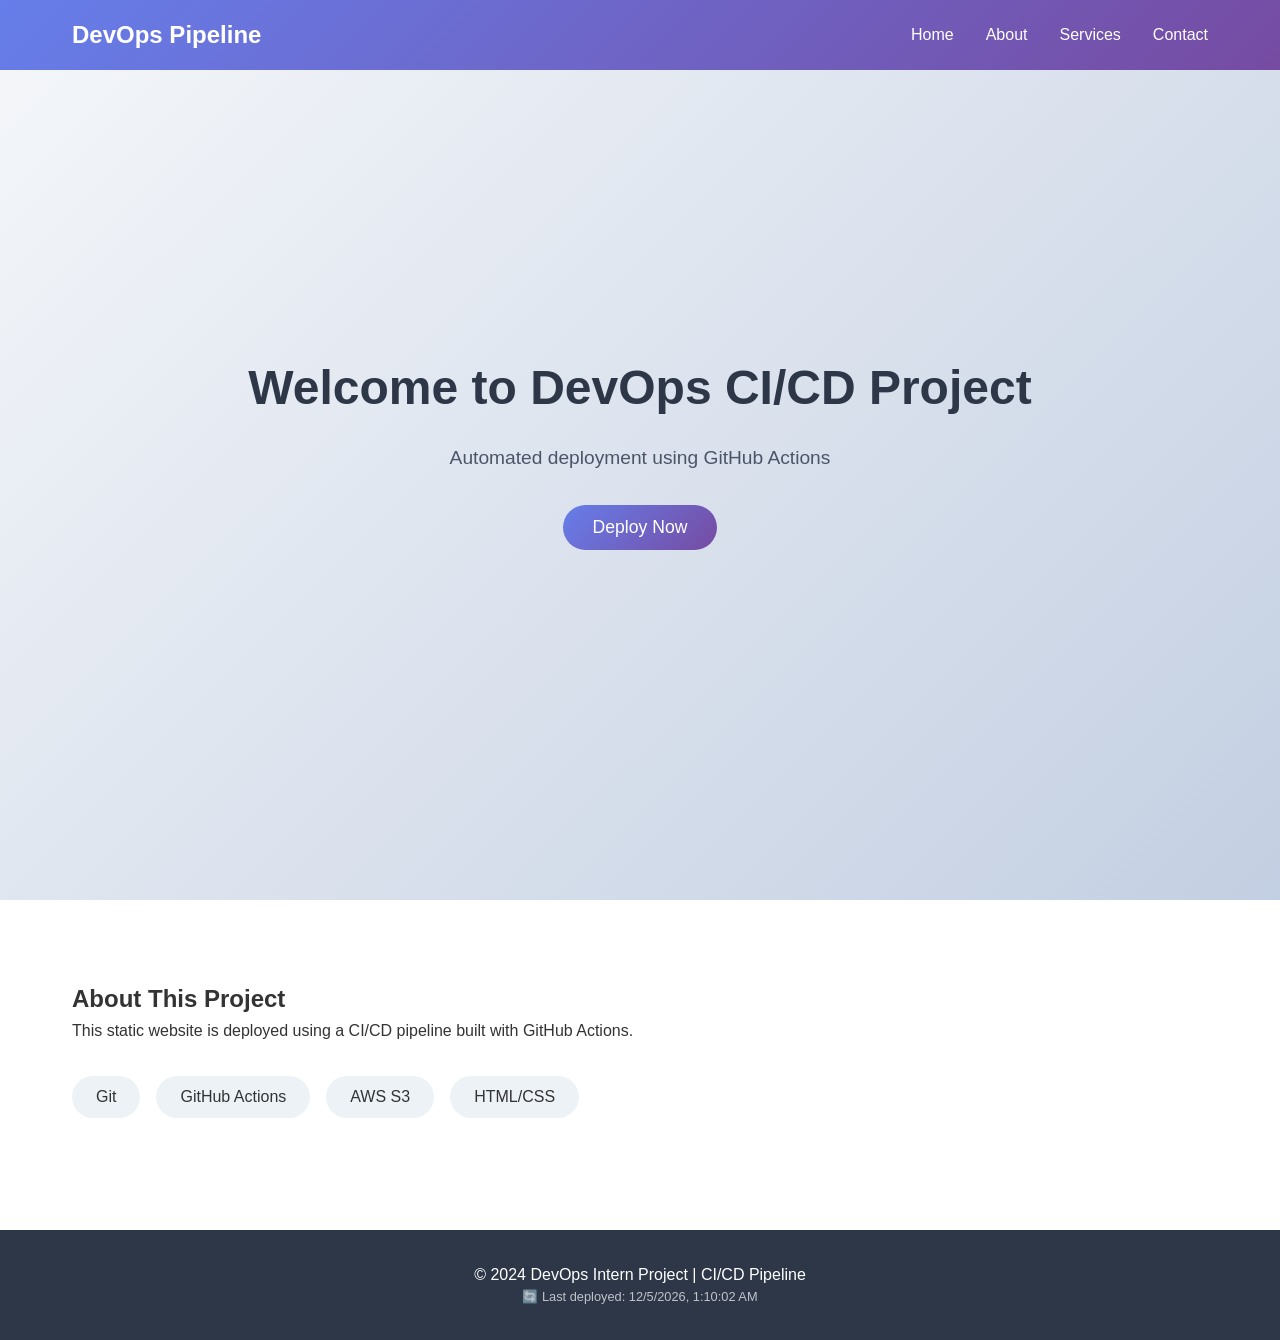
<file: index.html>
<!DOCTYPE html>
<html lang="en">
<head>
    <meta charset="UTF-8">
    <meta name="viewport" content="width=device-width, initial-scale=1.0">
    <title>DevOps Project - Static Website</title>
     <link rel="stylesheet" href="style.css">
     <script src="script.js" defer></script>
</head>
<body>
    <header>
        <nav>
            <div class="logo">DevOps Pipeline</div>
            <ul>
                <li><a href="#home">Home</a></li>
                <li><a href="#about">About</a></li>
                <li><a href="#services">Services</a></li>
                <li><a href="#contact">Contact</a></li>
            </ul>
        </nav>
    </header>

    <main>
        <section id="home" class="hero">
            <h1>Welcome to DevOps CI/CD Project</h1>
            <p>Automated deployment using GitHub Actions</p>
            <button onclick="showAlert()">Deploy Now</button>
        </section>

        <section id="about">
            <h2>About This Project</h2>
            <p>This static website is deployed using a CI/CD pipeline built with GitHub Actions.</p>
            <div class="tech-stack">
                <span>Git</span>
                <span>GitHub Actions</span>
                <span>AWS S3</span>
                <span>HTML/CSS</span>
            </div>
        </section>
    </main>

    <footer>
        <p>&copy; 2024 DevOps Intern Project | CI/CD Pipeline</p>
    </footer>

    
</body>
</html>
</file>
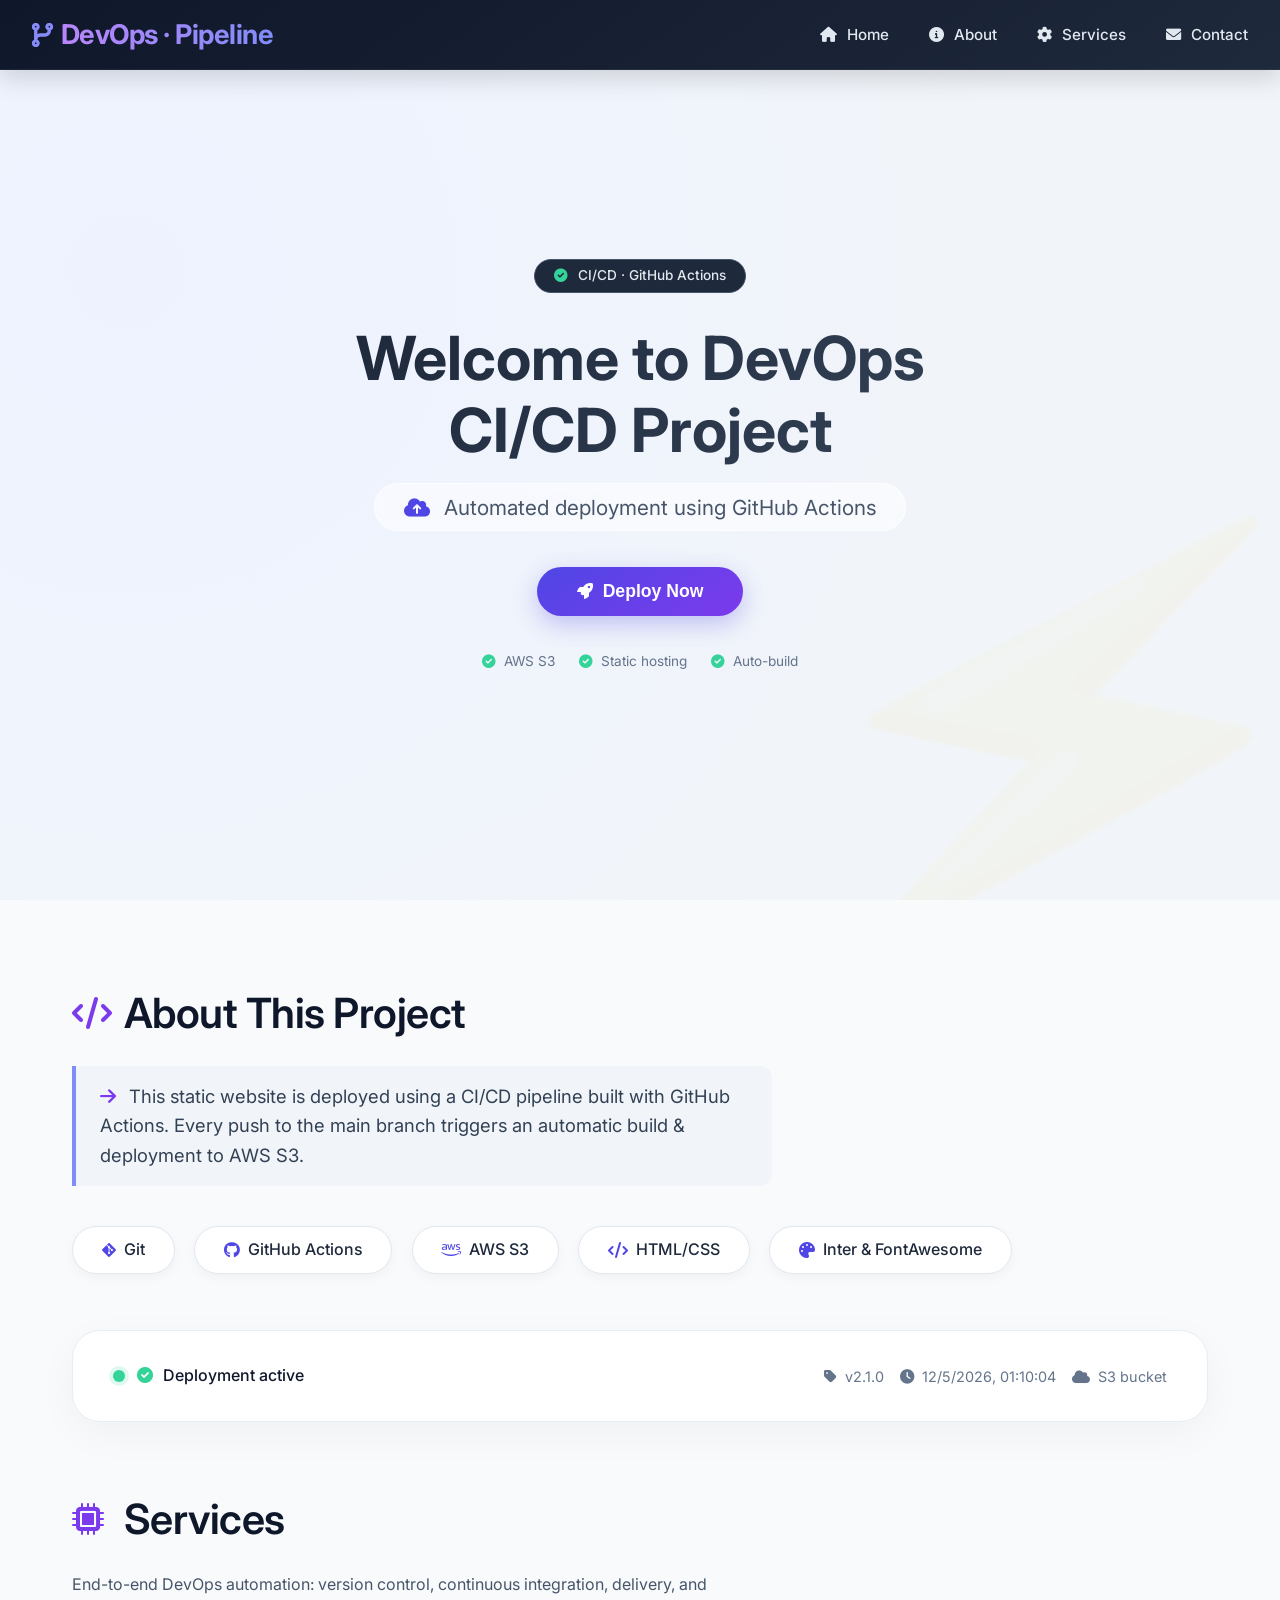
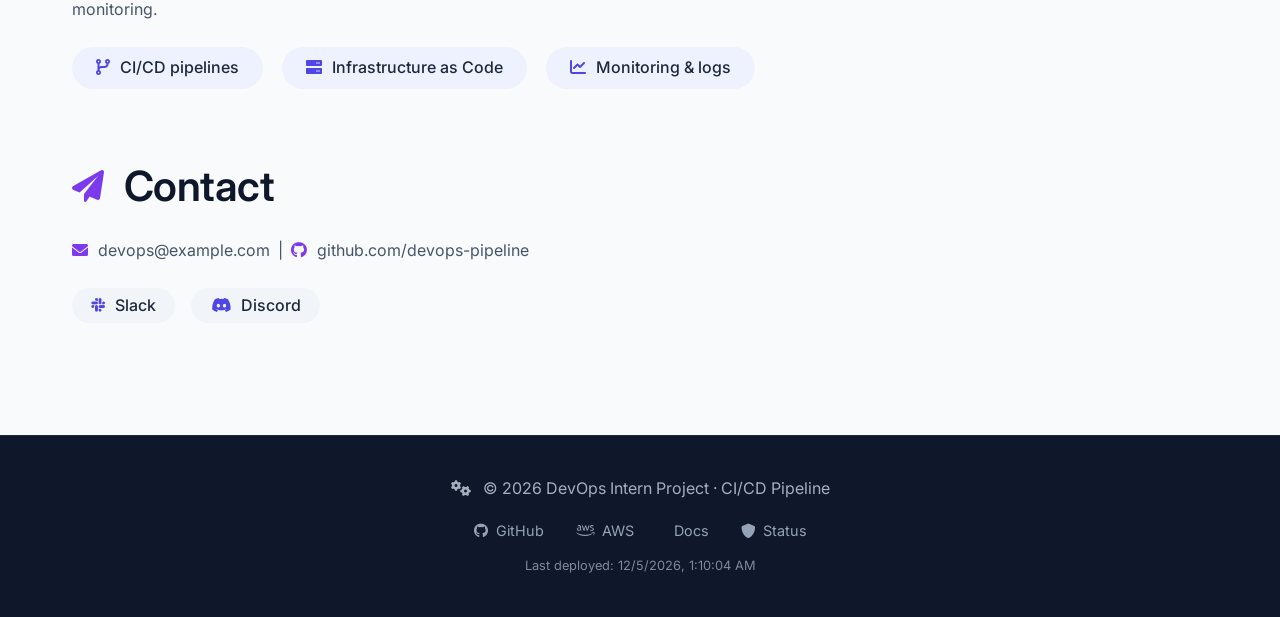
<file: src/index.html>
<!DOCTYPE html>
<html lang="en">
<head>
    <meta charset="UTF-8">
    <meta name="viewport" content="width=device-width, initial-scale=1.0">
    <title>DevOps · CI/CD Pipeline</title>
    <link rel="stylesheet" href="style.css">
    <!-- Google Font -->
    <link rel="preconnect" href="https://fonts.googleapis.com">
    <link rel="preconnect" href="https://fonts.gstatic.com" crossorigin>
    <link href="https://fonts.googleapis.com/css2?family=Inter:opsz,wght@14..32,400;14..32,500;14..32,600;14..32,700&display=swap" rel="stylesheet">
    <!-- Font Awesome 6 -->
    <link rel="stylesheet" href="https://cdnjs.cloudflare.com/ajax/libs/font-awesome/6.0.0-beta3/css/all.min.css">
</head>
<body>
    <header>
        <nav>
            <div class="logo">
                <i class="fas fa-code-branch"></i> DevOps · Pipeline
            </div>
            <ul>
                <li><a href="#home"><i class="fas fa-house"></i> Home</a></li>
                <li><a href="#about"><i class="fas fa-circle-info"></i> About</a></li>
                <li><a href="#services"><i class="fas fa-gear"></i> Services</a></li>
                <li><a href="#contact"><i class="fas fa-envelope"></i> Contact</a></li>
            </ul>
        </nav>
    </header>

    <main>
        <!-- HOME / HERO -->
        <section id="home" class="hero">
            <div class="badge">
                <i class="fas fa-circle-check"></i> CI/CD · GitHub Actions
            </div>
            <h1>Welcome to DevOps<br>CI/CD Project</h1>
            <p><i class="fas fa-cloud-upload-alt"></i> Automated deployment using GitHub Actions</p>
            <button onclick="showAlert()">
                <i class="fas fa-rocket"></i> Deploy Now
            </button>
            <div class="hero-tags">
                <span><i class="fas fa-check-circle"></i> AWS S3</span>
                <span><i class="fas fa-check-circle"></i> Static hosting</span>
                <span><i class="fas fa-check-circle"></i> Auto-build</span>
            </div>
        </section>

        <!-- ABOUT -->
        <section id="about">
            <h2><i class="fas fa-code"></i> About This Project</h2>
            <p class="about-desc">
                <i class="fas fa-arrow-right"></i>
                This static website is deployed using a CI/CD pipeline built with GitHub Actions.
                Every push to the main branch triggers an automatic build & deployment to AWS S3.
            </p>

            <div class="tech-stack">
                <span><i class="fab fa-git-alt"></i> Git</span>
                <span><i class="fab fa-github"></i> GitHub Actions</span>
                <span><i class="fab fa-aws"></i> AWS S3</span>
                <span><i class="fas fa-code"></i> HTML/CSS</span>
                <span><i class="fas fa-palette"></i> Inter & FontAwesome</span>
            </div>

            <!-- Deployment Card -->
            <div class="deploy-card">
                <div class="status">
                    <span class="dot"></span>
                    <span><i class="fas fa-circle-check"></i> Deployment active</span>
                </div>
                <div class="meta">
                    <span><i class="fas fa-tag"></i> v2.1.0</span>
                    <span><i class="fas fa-clock"></i> <span id="deploy-time">just now</span></span>
                    <span><i class="fas fa-cloud"></i> S3 bucket</span>
                </div>
            </div>

            <!-- SERVICES -->
            <div id="services" class="section-block">
                <h2><i class="fas fa-microchip"></i> Services</h2>
                <p class="section-desc">End-to-end DevOps automation: version control, continuous integration, delivery, and monitoring.</p>
                <div class="service-tags">
                    <span><i class="fas fa-code-branch"></i> CI/CD pipelines</span>
                    <span><i class="fas fa-server"></i> Infrastructure as Code</span>
                    <span><i class="fas fa-chart-line"></i> Monitoring & logs</span>
                </div>
            </div>

            <!-- CONTACT -->
            <div id="contact" class="section-block">
                <h2><i class="fas fa-paper-plane"></i> Contact</h2>
                <p class="section-desc">
                    <i class="fas fa-envelope"></i> devops@example.com &nbsp;|&nbsp; <i class="fab fa-github"></i> github.com/devops-pipeline
                </p>
                <div class="contact-badges">
                    <span><i class="fab fa-slack"></i> Slack</span>
                    <span><i class="fab fa-discord"></i> Discord</span>
                </div>
            </div>
        </section>
    </main>

    <footer>
        <p><i class="fas fa-cogs"></i> &copy; 2026 DevOps Intern Project · CI/CD Pipeline</p>
        <div class="footer-links">
            <a href="#"><i class="fab fa-github"></i> GitHub</a>
            <a href="#"><i class="fab fa-aws"></i> AWS</a>
            <a href="#"><i class="fas fa-document"></i> Docs</a>
            <a href="#"><i class="fas fa-shield-alt"></i> Status</a>
        </div>
        <div id="footer-timestamp"></div>
    </footer>

    <script src="script.js" defer></script>
</body>
</html>
</file>
<file: style.css>
* {
    margin: 0;
    padding: 0;
    box-sizing: border-box;
}

body {
    font-family: 'Segoe UI', Tahoma, Geneva, Verdana, sans-serif;
    line-height: 1.6;
    color: #333;
}

header {
    background: linear-gradient(135deg, #667eea 0%, #764ba2 100%);
    color: white;
    padding: 1rem 0;
    position: fixed;
    width: 100%;
    top: 0;
    z-index: 100;
}

nav {
    max-width: 1200px;
    margin: 0 auto;
    display: flex;
    justify-content: space-between;
    align-items: center;
    padding: 0 2rem;
}

.logo {
    font-size: 1.5rem;
    font-weight: bold;
}

nav ul {
    display: flex;
    list-style: none;
    gap: 2rem;
}

nav a {
    color: white;
    text-decoration: none;
    transition: color 0.3s;
}

nav a:hover {
    color: #ffd700;
}

.hero {
    height: 100vh;
    display: flex;
    flex-direction: column;
    justify-content: center;
    align-items: center;
    background: linear-gradient(135deg, #f5f7fa 0%, #c3cfe2 100%);
    padding: 0 2rem;
}

.hero h1 {
    font-size: 3rem;
    margin-bottom: 1rem;
    color: #2d3748;
}

.hero p {
    font-size: 1.2rem;
    color: #4a5568;
    margin-bottom: 2rem;
}

button {
    padding: 12px 30px;
    font-size: 1.1rem;
    background: linear-gradient(135deg, #667eea 0%, #764ba2 100%);
    color: white;
    border: none;
    border-radius: 50px;
    cursor: pointer;
    transition: transform 0.3s, box-shadow 0.3s;
}

button:hover {
    transform: translateY(-2px);
    box-shadow: 0 5px 15px rgba(102, 126, 234, 0.4);
}

#about {
    padding: 5rem 2rem;
    max-width: 1200px;
    margin: 0 auto;
}

.tech-stack {
    display: flex;
    gap: 1rem;
    margin-top: 2rem;
    flex-wrap: wrap;
}

.tech-stack span {
    background: #edf2f7;
    padding: 0.5rem 1.5rem;
    border-radius: 25px;
    font-weight: 500;
}

footer {
    text-align: center;
    padding: 2rem;
    background: #2d3748;
    color: white;
    margin-top: 2rem;
}
</file>
<file: src/style.css>
* {
    margin: 0;
    padding: 0;
    box-sizing: border-box;
}

body {
    font-family: 'Inter', -apple-system, BlinkMacSystemFont, 'Segoe UI', Roboto, sans-serif;
    line-height: 1.6;
    color: #1e293b;
    background: #f8fafc;
}

/* ---------- HEADER ---------- */
header {
    background: linear-gradient(145deg, #0f172a 0%, #1e293b 100%);
    color: white;
    padding: 0.8rem 0;
    position: fixed;
    width: 100%;
    top: 0;
    z-index: 100;
    box-shadow: 0 8px 24px rgba(0, 0, 0, 0.15);
    border-bottom: 1px solid rgba(255, 255, 255, 0.06);
}

nav {
    max-width: 1280px;
    margin: 0 auto;
    display: flex;
    justify-content: space-between;
    align-items: center;
    padding: 0 2rem;
}

.logo {
    font-size: 1.7rem;
    font-weight: 700;
    letter-spacing: -0.5px;
    background: linear-gradient(to right, #c084fc, #818cf8);
    -webkit-background-clip: text;
    -webkit-text-fill-color: transparent;
    background-clip: text;
    display: flex;
    align-items: center;
    gap: 8px;
}

.logo i {
    -webkit-text-fill-color: #818cf8;
    font-size: 1.5rem;
}

nav ul {
    display: flex;
    list-style: none;
    gap: 2.5rem;
    align-items: center;
}

nav a {
    color: #e2e8f0;
    text-decoration: none;
    font-weight: 500;
    font-size: 0.95rem;
    transition: all 0.2s;
    position: relative;
}

nav a i {
    margin-right: 6px;
}

nav a::after {
    content: '';
    position: absolute;
    bottom: -4px;
    left: 0;
    width: 0;
    height: 2px;
    background: #a78bfa;
    transition: width 0.3s ease;
}

nav a:hover {
    color: white;
}

nav a:hover::after {
    width: 100%;
}

/* ---------- HERO ---------- */
.hero {
    min-height: 100vh;
    display: flex;
    flex-direction: column;
    justify-content: center;
    align-items: center;
    background: radial-gradient(circle at 10% 30%, #eef2ff, #f1f5f9 70%);
    padding: 6rem 2rem 4rem;
    text-align: center;
    position: relative;
    overflow: hidden;
}

.hero::before {
    content: '⚡';
    position: absolute;
    font-size: 28rem;
    opacity: 0.04;
    right: -5%;
    bottom: -20%;
    transform: rotate(12deg);
    pointer-events: none;
}

.hero h1 {
    font-size: 3.8rem;
    font-weight: 700;
    line-height: 1.2;
    background: linear-gradient(135deg, #1e293b 0%, #334155 100%);
    -webkit-background-clip: text;
    -webkit-text-fill-color: transparent;
    background-clip: text;
    margin-bottom: 1rem;
    max-width: 800px;
}

.hero p {
    font-size: 1.3rem;
    color: #475569;
    margin-bottom: 2.2rem;
    font-weight: 400;
    background: rgba(255, 255, 255, 0.5);
    backdrop-filter: blur(4px);
    padding: 0.4rem 1.8rem;
    border-radius: 60px;
    display: inline-block;
    border: 1px solid rgba(255, 255, 255, 0.7);
}

.hero p i {
    margin-right: 8px;
    color: #4f46e5;
}

.badge {
    display: inline-flex;
    gap: 0.6rem;
    align-items: center;
    background: #1e293b;
    color: #e2e8f0;
    padding: 0.3rem 1.2rem;
    border-radius: 40px;
    font-size: 0.85rem;
    font-weight: 500;
    margin-bottom: 1.8rem;
    border: 1px solid #475569;
}

.badge i {
    color: #34d399;
}

button {
    padding: 14px 40px;
    font-size: 1.1rem;
    font-weight: 600;
    background: linear-gradient(145deg, #4f46e5, #7c3aed);
    color: white;
    border: none;
    border-radius: 60px;
    cursor: pointer;
    transition: all 0.3s ease;
    box-shadow: 0 8px 24px rgba(79, 70, 229, 0.30);
    display: inline-flex;
    align-items: center;
    gap: 10px;
}

button i {
    font-size: 1rem;
}

button:hover {
    transform: translateY(-3px);
    box-shadow: 0 16px 32px rgba(79, 70, 229, 0.40);
    background: linear-gradient(145deg, #4338ca, #6d28d9);
}

.hero-tags {
    margin-top: 2.2rem;
    font-size: 0.85rem;
    color: #64748b;
    display: flex;
    gap: 1.5rem;
    flex-wrap: wrap;
    justify-content: center;
}

.hero-tags i {
    color: #34d399;
    margin-right: 4px;
}

/* ---------- ABOUT SECTION ---------- */
#about {
    padding: 5rem 2rem;
    max-width: 1200px;
    margin: 0 auto;
}

#about h2 {
    font-size: 2.6rem;
    font-weight: 600;
    letter-spacing: -0.5px;
    margin-bottom: 1.2rem;
    color: #0f172a;
    display: flex;
    align-items: center;
    gap: 12px;
}

#about h2 i {
    color: #7c3aed;
    font-size: 2rem;
}

.about-desc {
    font-size: 1.15rem;
    color: #334155;
    max-width: 700px;
    margin-bottom: 2.5rem;
    border-left: 4px solid #818cf8;
    padding: 1rem 1.5rem;
    background: #f1f5f9;
    border-radius: 0 12px 12px 0;
}

.about-desc i {
    color: #7c3aed;
    margin-right: 8px;
}

.tech-stack {
    display: flex;
    gap: 1.2rem;
    flex-wrap: wrap;
    margin-top: 0.5rem;
}

.tech-stack span {
    background: white;
    padding: 0.65rem 1.8rem;
    border-radius: 40px;
    font-weight: 500;
    color: #1e293b;
    box-shadow: 0 4px 12px rgba(0, 0, 0, 0.04);
    border: 1px solid #e2e8f0;
    display: inline-flex;
    align-items: center;
    gap: 8px;
    transition: all 0.2s;
}

.tech-stack span i {
    color: #4f46e5;
    font-size: 1rem;
}

.tech-stack span:hover {
    transform: translateY(-2px);
    border-color: #a78bfa;
    box-shadow: 0 8px 18px rgba(79, 70, 229, 0.08);
}

/* ---------- DEPLOY CARD ---------- */
.deploy-card {
    margin-top: 3.5rem;
    background: white;
    border-radius: 28px;
    padding: 2rem 2.5rem;
    box-shadow: 0 12px 40px rgba(0, 0, 0, 0.04);
    border: 1px solid #e9edf2;
    display: flex;
    flex-wrap: wrap;
    align-items: center;
    justify-content: space-between;
    gap: 1.5rem;
}

.deploy-card .status {
    display: flex;
    align-items: center;
    gap: 12px;
}

.deploy-card .status .dot {
    width: 12px;
    height: 12px;
    border-radius: 50%;
    background: #34d399;
    box-shadow: 0 0 0 4px rgba(52, 211, 153, 0.15);
}

.deploy-card .status span {
    font-weight: 500;
    color: #0f172a;
}

.deploy-card .status i {
    color: #34d399;
    margin-right: 6px;
}

.deploy-card .meta {
    color: #64748b;
    font-size: 0.9rem;
    display: flex;
    align-items: center;
    gap: 16px;
}

.deploy-card .meta i {
    color: #64748b;
    margin-right: 4px;
}

/* ---------- SECTION BLOCKS (services, contact, error) ---------- */
.section-block {
    margin-top: 4rem;
    scroll-margin-top: 100px;
}

.section-block h2 {
    font-size: 2rem;
    margin-bottom: 0.5rem;
}

.section-block h2 i {
    color: #7c3aed;
    margin-right: 8px;
}

.section-desc {
    color: #475569;
    max-width: 650px;
    margin-bottom: 1.5rem;
}

.section-desc i {
    color: #7c3aed;
    margin-right: 6px;
}

.service-tags {
    display: flex;
    flex-wrap: wrap;
    gap: 1.2rem;
}

.service-tags span {
    background: #eef2ff;
    padding: 0.5rem 1.5rem;
    border-radius: 40px;
    font-weight: 500;
}

.service-tags span i {
    color: #4f46e5;
    margin-right: 6px;
}

.contact-badges {
    display: flex;
    gap: 1rem;
    flex-wrap: wrap;
    margin-top: 0.5rem;
}

.contact-badges span {
    background: #f1f5f9;
    padding: 0.3rem 1.2rem;
    border-radius: 40px;
    font-weight: 500;
}

.contact-badges i {
    margin-right: 6px;
    color: #4f46e5;
}

/* ---------- 404 ERROR PAGE ---------- */
.error-404 {
    background: linear-gradient(135deg, #fef2f2, #fee2e2);
    padding: 3rem 2.5rem;
    border-radius: 28px;
    border: 2px solid #fca5a5;
    margin-top: 4rem;
    text-align: center;
}

.error-404 h2 {
    color: #991b1b;
    justify-content: center;
}

.error-404 h2 i {
    color: #dc2626;
}

.error-404 .section-desc {
    max-width: 100%;
    color: #7f1d1d;
    font-size: 1.1rem;
    margin-bottom: 1rem;
}

.error-icon {
    font-size: 4rem;
    color: #dc2626;
    margin: 1rem 0;
}

.back-home-btn {
    display: inline-flex;
    align-items: center;
    gap: 8px;
    padding: 12px 30px;
    background: #dc2626;
    color: white;
    text-decoration: none;
    border-radius: 60px;
    font-weight: 600;
    transition: all 0.3s;
    margin-top: 0.5rem;
}

.back-home-btn:hover {
    background: #b91c1c;
    transform: translateY(-2px);
    box-shadow: 0 8px 20px rgba(220, 38, 38, 0.3);
}

/* ---------- FOOTER ---------- */
footer {
    text-align: center;
    padding: 2.5rem 2rem;
    background: #0f172a;
    color: #cbd5e1;
    margin-top: 2rem;
    border-top: 1px solid #1e293b;
    display: flex;
    flex-direction: column;
    gap: 8px;
}

footer p {
    opacity: 0.8;
    font-weight: 400;
}

footer p i {
    margin-right: 8px;
}

.footer-links {
    display: flex;
    justify-content: center;
    gap: 2rem;
    margin-top: 0.6rem;
    flex-wrap: wrap;
}

.footer-links a {
    color: #94a3b8;
    text-decoration: none;
    font-size: 0.9rem;
    transition: color 0.2s;
}

.footer-links a i {
    margin-right: 4px;
}

.footer-links a:hover {
    color: #c4b5fd;
}

#footer-timestamp {
    font-size: 0.8rem;
    opacity: 0.6;
    margin-top: 6px;
}

/* ---------- RESPONSIVE ---------- */
@media (max-width: 768px) {
    nav {
        flex-direction: column;
        gap: 0.8rem;
        padding: 0 1rem;
    }

    nav ul {
        gap: 1.2rem;
        flex-wrap: wrap;
        justify-content: center;
    }

    .hero h1 {
        font-size: 2.5rem;
    }

    .hero p {
        font-size: 1rem;
        padding: 0.3rem 1.2rem;
    }

    #about h2 {
        font-size: 2rem;
    }

    .deploy-card {
        flex-direction: column;
        align-items: flex-start;
        padding: 1.5rem;
    }

    .tech-stack span {
        padding: 0.4rem 1.2rem;
        font-size: 0.85rem;
    }

    .error-404 {
        padding: 2rem 1.5rem;
    }
}

@media (max-width: 480px) {
    .hero h1 {
        font-size: 2rem;
    }

    button {
        padding: 12px 28px;
        font-size: 1rem;
    }

    .hero-tags {
        gap: 0.8rem;
        font-size: 0.75rem;
    }
}

html {
    scroll-behavior: smooth;
}


        /* Additional styles specific to 404 page */
        .error-page-wrapper {
            min-height: 100vh;
            display: flex;
            align-items: center;
            justify-content: center;
            background: linear-gradient(135deg, #fef2f2 0%, #fee2e2 50%, #fecaca 100%);
            padding: 2rem;
            position: relative;
            overflow: hidden;
        }

        .error-page-wrapper::before {
            content: '404';
            position: absolute;
            font-size: 25rem;
            font-weight: 900;
            opacity: 0.05;
            right: -5%;
            bottom: -10%;
            color: #dc2626;
            pointer-events: none;
            font-family: 'Inter', sans-serif;
        }

        .error-container {
            background: white;
            border-radius: 32px;
            padding: 4rem 3.5rem;
            max-width: 600px;
            width: 100%;
            text-align: center;
            box-shadow: 0 25px 60px rgba(0, 0, 0, 0.08);
            border: 1px solid rgba(220, 38, 38, 0.1);
            position: relative;
            z-index: 1;
        }

        .error-emoji {
            font-size: 5rem;
            margin-bottom: 0.5rem;
            display: block;
        }

        .error-container h1 {
            font-size: 4rem;
            font-weight: 800;
            color: #dc2626;
            margin-bottom: 0.5rem;
            letter-spacing: -2px;
        }

        .error-container .subtitle {
            font-size: 1.5rem;
            font-weight: 600;
            color: #1e293b;
            margin-bottom: 1rem;
        }

        .error-container .message {
            color: #64748b;
            font-size: 1.05rem;
            line-height: 1.7;
            margin-bottom: 2rem;
        }

        .error-container .message i {
            color: #dc2626;
            margin: 0 4px;
        }

        .error-actions {
            display: flex;
            gap: 1rem;
            justify-content: center;
            flex-wrap: wrap;
        }

        .btn-primary {
            display: inline-flex;
            align-items: center;
            gap: 10px;
            padding: 14px 32px;
            background: linear-gradient(145deg, #dc2626, #b91c1c);
            color: white;
            text-decoration: none;
            border-radius: 60px;
            font-weight: 600;
            transition: all 0.3s ease;
            box-shadow: 0 8px 24px rgba(220, 38, 38, 0.25);
            border: none;
            cursor: pointer;
            font-size: 1rem;
        }

        .btn-primary:hover {
            transform: translateY(-3px);
            box-shadow: 0 16px 32px rgba(220, 38, 38, 0.35);
            background: linear-gradient(145deg, #b91c1c, #991b1b);
        }

        .btn-secondary {
            display: inline-flex;
            align-items: center;
            gap: 10px;
            padding: 14px 32px;
            background: white;
            color: #1e293b;
            text-decoration: none;
            border-radius: 60px;
            font-weight: 600;
            transition: all 0.3s ease;
            border: 2px solid #e2e8f0;
            font-size: 1rem;
        }

        .btn-secondary:hover {
            transform: translateY(-3px);
            border-color: #94a3b8;
            box-shadow: 0 8px 24px rgba(0, 0, 0, 0.06);
        }

        .error-stats {
            margin-top: 2rem;
            padding-top: 2rem;
            border-top: 2px solid #f1f5f9;
            display: flex;
            justify-content: center;
            gap: 2.5rem;
            flex-wrap: wrap;
        }

        .error-stats .stat {
            display: flex;
            align-items: center;
            gap: 8px;
            color: #64748b;
            font-size: 0.9rem;
        }

        .error-stats .stat i {
            color: #94a3b8;
        }

        .error-stats .stat span {
            font-weight: 600;
            color: #1e293b;
        }

        @media (max-width: 640px) {
            .error-container {
                padding: 2.5rem 1.5rem;
            }

            .error-container h1 {
                font-size: 3rem;
            }

            .error-container .subtitle {
                font-size: 1.2rem;
            }

            .error-actions {
                flex-direction: column;
            }

            .btn-primary,
            .btn-secondary {
                justify-content: center;
            }

            .error-stats {
                gap: 1.2rem;
                flex-direction: column;
                align-items: center;
            }
        }
</file>
